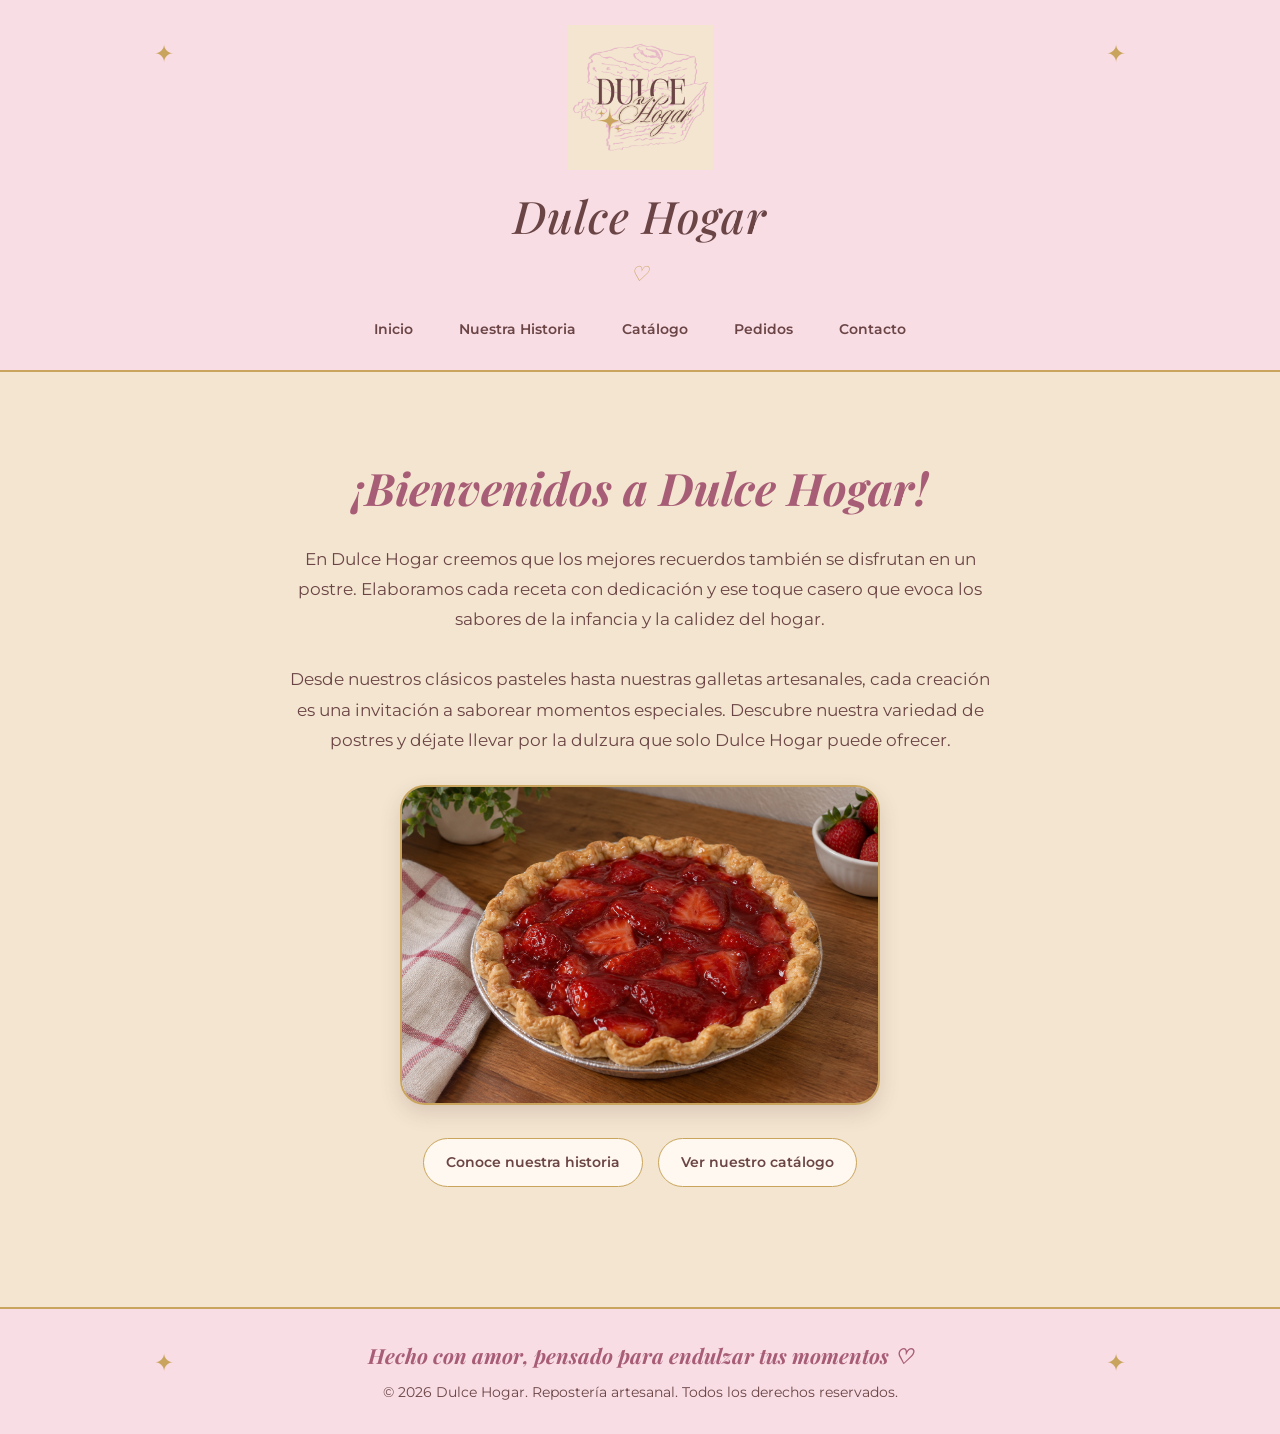
<file: front-end/index.html>
<!DOCTYPE html>
<html lang="es">
<head>
    <meta charset="UTF-8">
    <meta name="viewport" content="width=device-width, initial-scale=1.0">
    <title>Dulce Hogar</title>

    <link rel="preconnect" href="https://fonts.googleapis.com">
    <link rel="preconnect" href="https://fonts.gstatic.com" crossorigin>

<link href="https://fonts.googleapis.com/css2?family=Montserrat:wght@400;500;600&family=Playfair+Display:wght@500;600;700&display=swap" rel="stylesheet">
    <link rel="stylesheet" href="style.css">
</head>
<body>
<header>
    <img src="assets/logo.png" alt="Logo de Dulce Hogar">
    <h1>Dulce Hogar</h1>
    <nav>
        <a href="index.html">Inicio</a>
        <a href="historia.html">Nuestra Historia</a>
        <a href="catalogo.html">Catálogo</a>
        <a href="pedidos.html">Pedidos</a>
        <a href="contacto.html">Contacto</a>
    </nav>
</header>
<main>
<section id="inicio">
    <div class="hero-contenido">
        <div class="hero-texto">
            <h2>¡Bienvenidos a Dulce Hogar!</h2>

            <p>
                En Dulce Hogar creemos que los mejores recuerdos también
                se disfrutan en un postre. Elaboramos cada receta con
                dedicación y ese toque casero que evoca los sabores de
                la infancia y la calidez del hogar.
            </p>
            <p>
                Desde nuestros clásicos pasteles hasta nuestras galletas artesanales, cada creación es una invitación a saborear momentos especiales. Descubre nuestra variedad de postres y déjate llevar por la dulzura que solo Dulce Hogar puede ofrecer.
            </p>

        <div class="hero-imagen">
            <img src="assets/postre.png" alt="Postre artesanal de Dulce Hogar">
        </div>

            <div class="hero-botones">
                <a href="historia.html">Conoce nuestra historia</a>
                <a href="catalogo.html">Ver nuestro catálogo</a>
            </div>
        </div>
    </div>
</section>
</main>
<footer>
    <h4>Hecho con amor, pensado para endulzar tus momentos ♡</h4>
    <p>&copy; 2026 Dulce Hogar. Repostería  artesanal. Todos los derechos reservados.</p>
</footer>
<script src="script.js"></script>
</body>
</html>
</file>
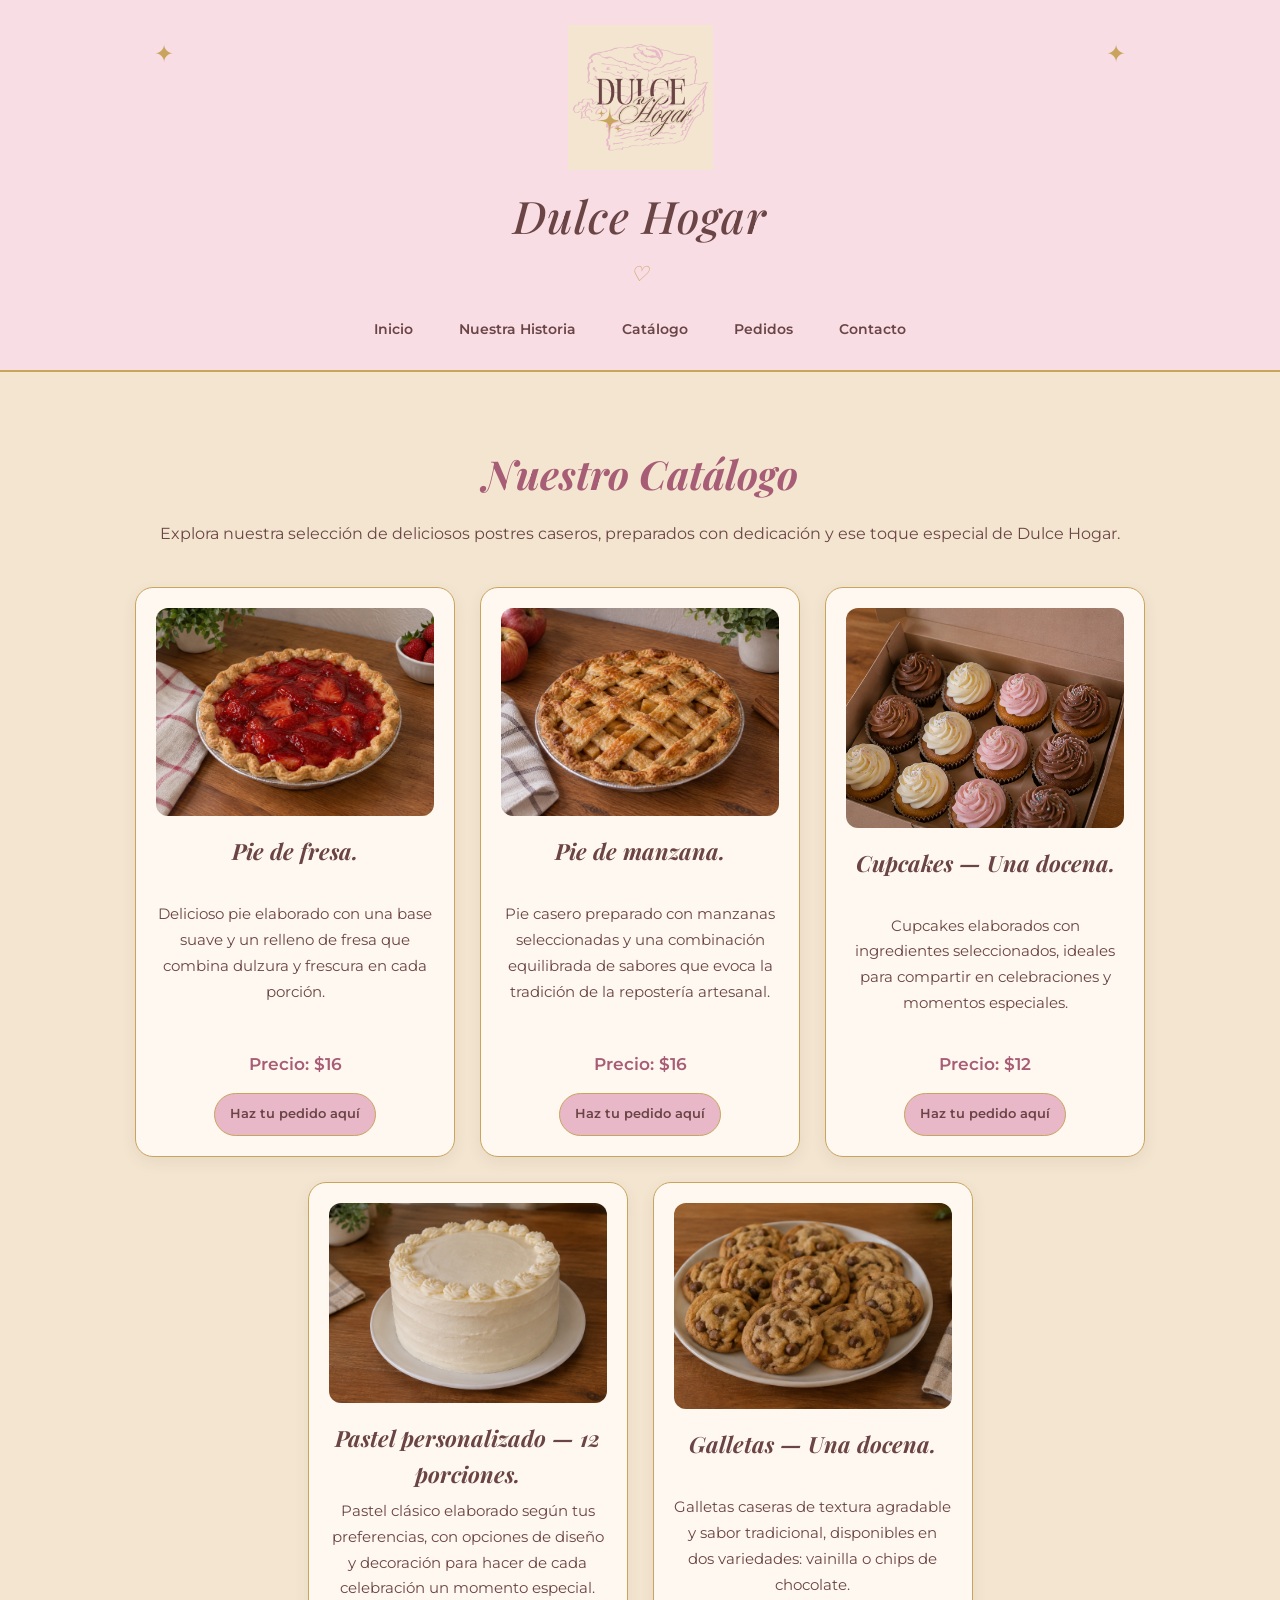
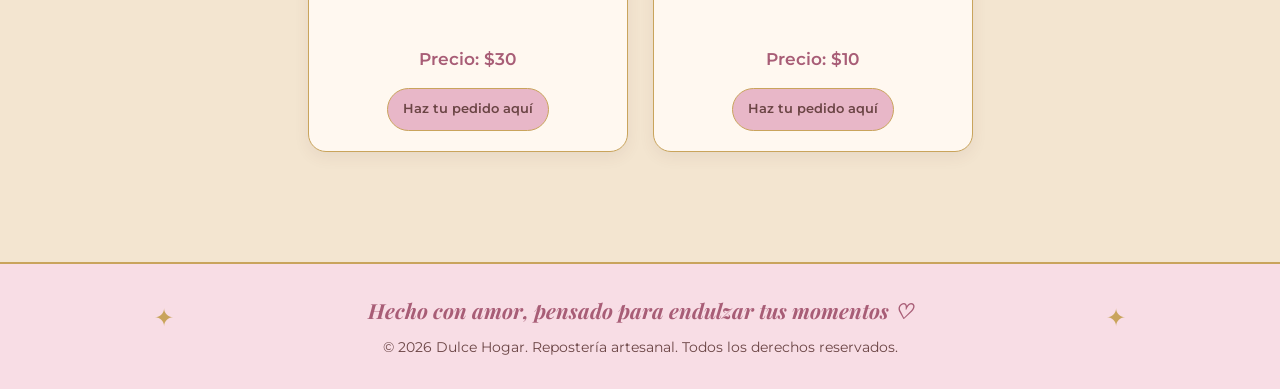
<file: front-end/catalogo.html>
<!DOCTYPE html>
<html lang="es">
<head>
    <meta charset="UTF-8">
    <meta name="viewport" content="width=device-width, initial-scale=1.0">
    <title>Catálogo - Dulce Hogar</title>

    <link rel="preconnect" href="https://fonts.googleapis.com">
    <link rel="preconnect" href="https://fonts.gstatic.com" crossorigin>

<link href="https://fonts.googleapis.com/css2?family=Montserrat:wght@400;500;600&family=Playfair+Display:wght@500;600;700&display=swap" rel="stylesheet">
    <link rel="stylesheet" href="style.css">
</head>
<body>
    <header>
    <img src="assets/logo.png" alt="Logo de Dulce Hogar">
    <h1>Dulce Hogar</h1>
    <nav>
        <a href="index.html">Inicio</a>
        <a href="historia.html">Nuestra Historia</a>
        <a href="catalogo.html">Catálogo</a>
        <a href="pedidos.html">Pedidos</a>
        <a href="contacto.html">Contacto</a>
    </nav>
</header>
    <main>
    <section id="catalogo">
        <h2>Nuestro Catálogo</h2>
        <p>Explora nuestra selección de deliciosos postres caseros, preparados con dedicación y ese toque especial de Dulce Hogar.</p>
    <div class="productos">

                <article class="producto">
                    <img src="assets/piedefresa.png" alt="Pie de fresa.">
                    <h3>Pie de fresa.</h3>
                    <p>
                        Delicioso pie elaborado con una base suave y un
                        relleno de fresa que combina dulzura y frescura
                        en cada porción.
                    </p>
                    <p class="precio">Precio: $16</p>
                    <a href="pedidos.html" class="boton-pedido">
                        Haz tu pedido aquí
                    </a>
                </article>

                <article class="producto">
                    <img src="assets/piedemanzana.png" alt="Pie de manzana.">
                    <h3>Pie de manzana.</h3>
                    <p>
                        Pie casero preparado con manzanas seleccionadas y
                        una combinación equilibrada de sabores que evoca
                        la tradición de la repostería artesanal.
                    </p>
                    <p class="precio">Precio: $16</p>
                    <a href="pedidos.html" class="boton-pedido">
                        Haz tu pedido aquí
                    </a>
                </article>

                <article class="producto">
                    <img src="assets/cupcakes.png" alt="Una docena de cupcakes">
                    <h3>Cupcakes — Una docena.</h3>
                    <p>
                        Cupcakes elaborados con ingredientes seleccionados, ideales para compartir
                        en celebraciones y momentos especiales.
                    </p>
                    <p class="precio">Precio: $12</p>
                    <a href="pedidos.html" class="boton-pedido">
                        Haz tu pedido aquí
                    </a>
                </article>

                <article class="producto">
                    <img src="assets/pastel.png" alt="Pastel personalizado de 12 porciones">
                    <h3>Pastel personalizado — 12 porciones.</h3>
                    <p>
                        Pastel clásico elaborado según tus preferencias, con
                        opciones de diseño y decoración para hacer de cada celebración un
                        momento especial.
                    </p>
                    <p class="precio">Precio: $30</p>
                    <a href="pedidos.html" class="boton-pedido">
                        Haz tu pedido aquí
                    </a>
                </article>

                <article class="producto">
                    <img src="assets/galletas.png" alt="Una docena de galletas">
                    <h3>Galletas — Una docena.</h3>
                    <p>
                        Galletas caseras de textura agradable y sabor
                        tradicional, disponibles en dos variedades:
                        vainilla o chips de chocolate.
                    </p>
                    <p class="precio">Precio: $10</p>
                    <a href="pedidos.html" class="boton-pedido">
                        Haz tu pedido aquí
                    </a>
                </article>

    </div>
    </section>
</main>
<footer>
    <h4>Hecho con amor, pensado para endulzar tus momentos ♡</h4>
    <p>&copy; 2026 Dulce Hogar. Repostería  artesanal. Todos los derechos reservados.</p>
</footer>
<script src="script.js"></script>
</body>
</html>
</file>
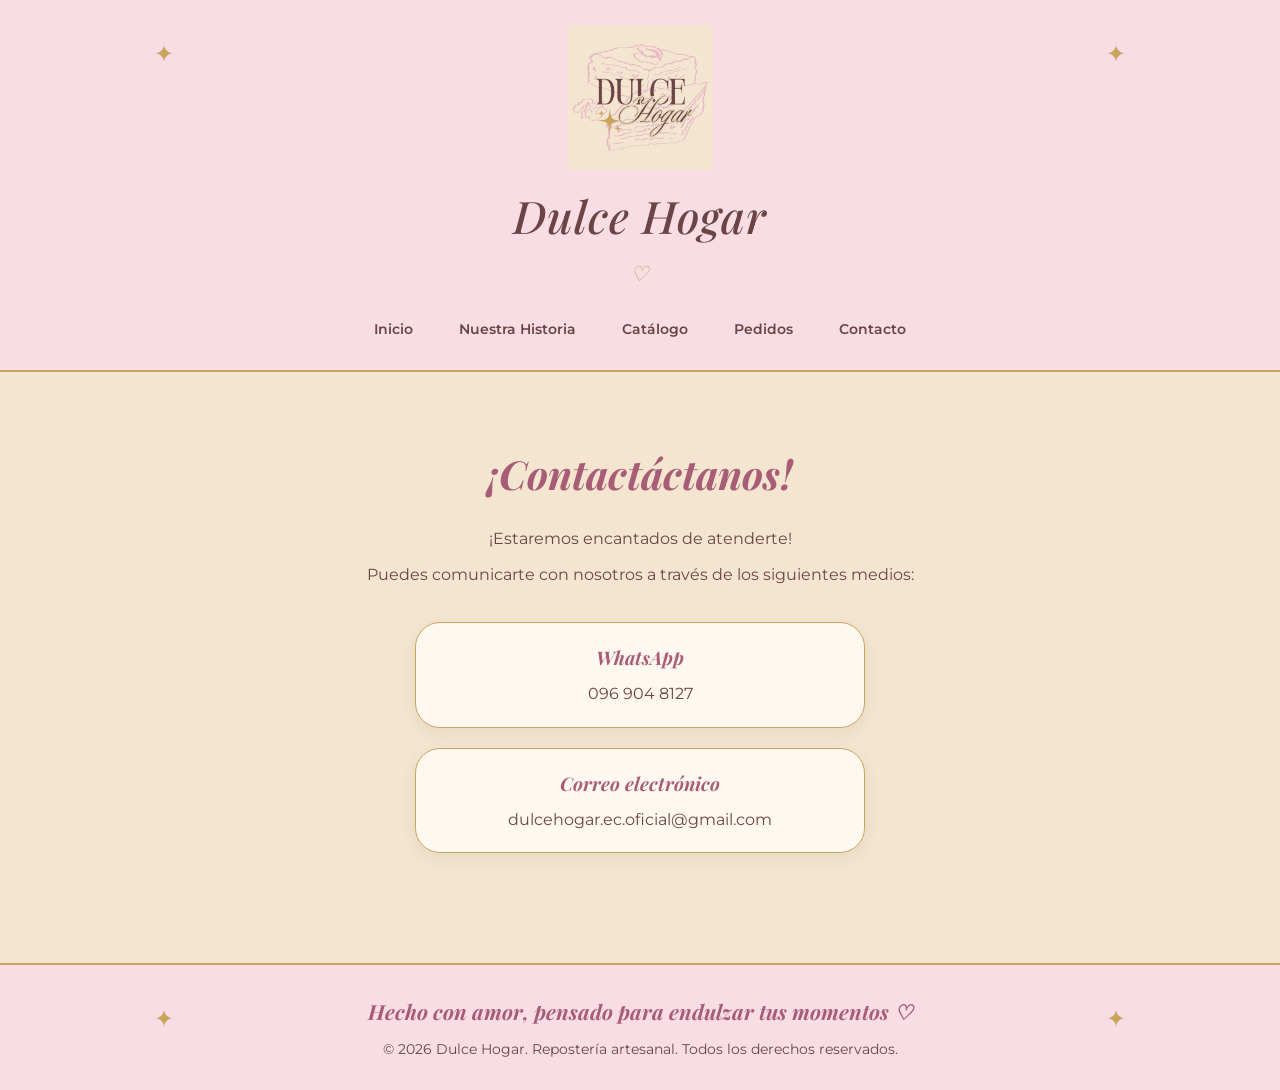
<file: front-end/contacto.html>
<!DOCTYPE html>
<html lang="es">
<head>
    <meta charset="UTF-8">
    <meta name="viewport" content="width=device-width, initial-scale=1.0">
    <title>Contacto - Dulce Hogar</title>

    <link rel="preconnect" href="https://fonts.googleapis.com">
    <link rel="preconnect" href="https://fonts.gstatic.com" crossorigin>

<link href="https://fonts.googleapis.com/css2?family=Montserrat:wght@400;500;600&family=Playfair+Display:wght@500;600;700&display=swap" rel="stylesheet">
    <link rel="stylesheet" href="style.css">
</head>
<body>
    <header>
    <img src="assets/logo.png" alt="Logo de Dulce Hogar">
    <h1>Dulce Hogar</h1>
    <nav>
        <a href="index.html">Inicio</a>
        <a href="historia.html">Nuestra Historia</a>
        <a href="catalogo.html">Catálogo</a>
        <a href="pedidos.html">Pedidos</a>
        <a href="contacto.html">Contacto</a>
    </nav>
</header>
    <main>
    <section id="contacto">
        <h2>¡Contactáctanos!</h2>
            <p>¡Estaremos encantados de atenderte!</p>
            <p>Puedes comunicarte con nosotros a través de los siguientes medios:</p>


            <div class="datos-contacto">
                <a href="https://wa.me/593969048127" class="caja-contacto" target="_blank">
                    <h3>WhatsApp</h3>
                    <p>096 904 8127</p>
                </a>
                
                <a href="mailto:dulcehogar.ec.oficial@gmail.com" class="caja-contacto">
                    <h3>Correo electrónico</h3>
                    <p>dulcehogar.ec.oficial@gmail.com</p>
                </a>
            </div>
    </section>
    </main>
<footer>
    <h4>Hecho con amor, pensado para endulzar tus momentos ♡</h4>
    <p>&copy; 2026 Dulce Hogar. Repostería  artesanal. Todos los derechos reservados.</p>
</footer>
<script src="script.js"></script>
</body>
</html>
</file>
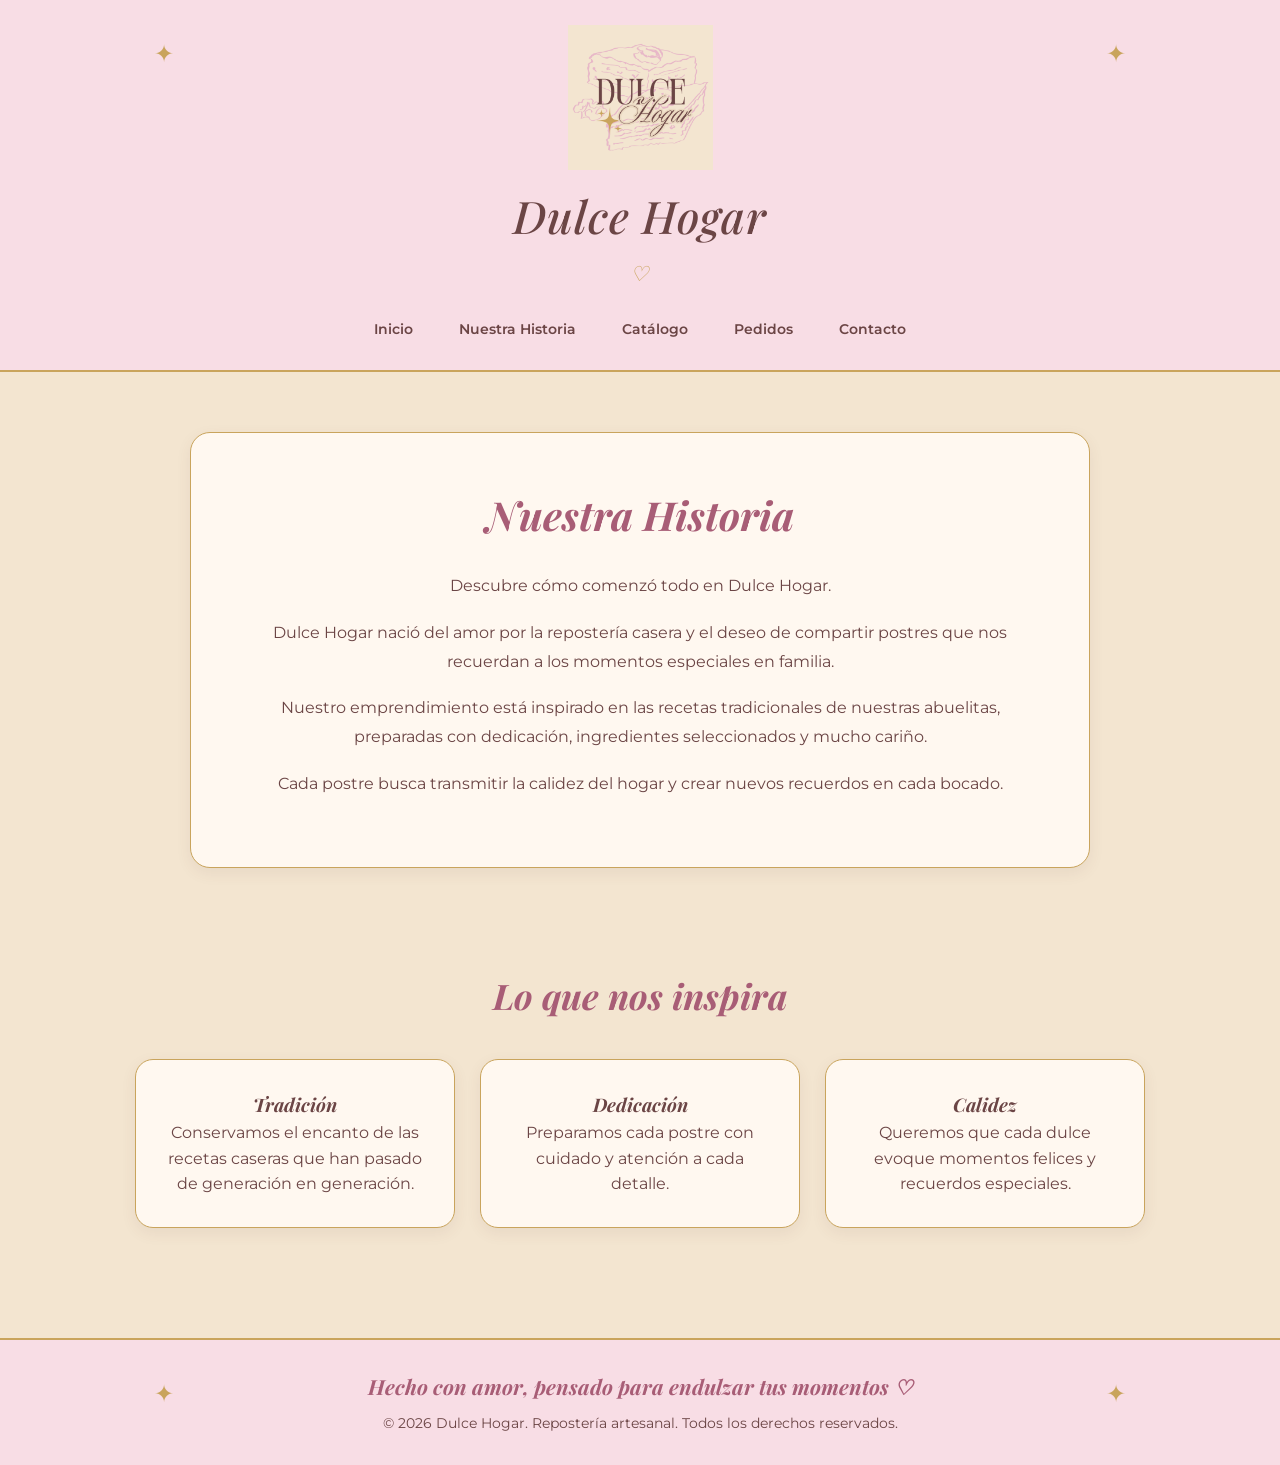
<file: front-end/historia.html>
<!DOCTYPE html>
<html lang="es">
<head>
    <meta charset="UTF-8">
    <meta name="viewport" content="width=device-width, initial-scale=1.0">
    <title>Nuestra Historia - Dulce Hogar</title>

    <link rel="preconnect" href="https://fonts.googleapis.com">
    <link rel="preconnect" href="https://fonts.gstatic.com" crossorigin>

<link href="https://fonts.googleapis.com/css2?family=Montserrat:wght@400;500;600&family=Playfair+Display:wght@500;600;700&display=swap" rel="stylesheet">
    <link rel="stylesheet" href="style.css">
</head>
<body>
    <header>
    <img src="assets/logo.png" alt="Logo de Dulce Hogar">
    <h1>Dulce Hogar</h1>
    <nav>
        <a href="index.html">Inicio</a>
        <a href="historia.html">Nuestra Historia</a>
        <a href="catalogo.html">Catálogo</a>
        <a href="pedidos.html">Pedidos</a>
        <a href="contacto.html">Contacto</a>
    </nav>
</header>
    <main>
    <section id="historia">
        <h2>Nuestra Historia</h2>
        <p>Descubre cómo comenzó todo en Dulce Hogar.</p>
            <p>
                Dulce Hogar nació del amor por la repostería casera y el deseo
                de compartir postres que nos recuerdan a los momentos
                especiales en familia.
            </p>

            <p>
                Nuestro emprendimiento está inspirado en las recetas
                tradicionales de nuestras abuelitas, preparadas con
                dedicación, ingredientes seleccionados y mucho cariño.
            </p>

            <p>
                Cada postre busca transmitir la calidez del hogar y crear
                nuevos recuerdos en cada bocado.
            </p>
    </section>
    <section id="inspiracion">
    <h2>Lo que nos inspira</h2>

    <div class="inspiracion-contenido">
        <article>
            <h3>Tradición</h3>
            <p>
                Conservamos el encanto de las recetas caseras
                que han pasado de generación en generación.
            </p>
        </article>

        <article>
            <h3>Dedicación</h3>
            <p>
                Preparamos cada postre con cuidado y atención
                a cada detalle.
            </p>
        </article>

        <article>
            <h3>Calidez</h3>
            <p>
                Queremos que cada dulce evoque momentos felices
                y recuerdos especiales.
            </p>
        </article>
    </div>
</section>
    </main>
<footer>
    <h4>Hecho con amor, pensado para endulzar tus momentos ♡</h4>
    <p>&copy; 2026 Dulce Hogar. Repostería  artesanal. Todos los derechos reservados.</p>
</footer>
<script src="script.js"></script>
</body>
</html>
</file>
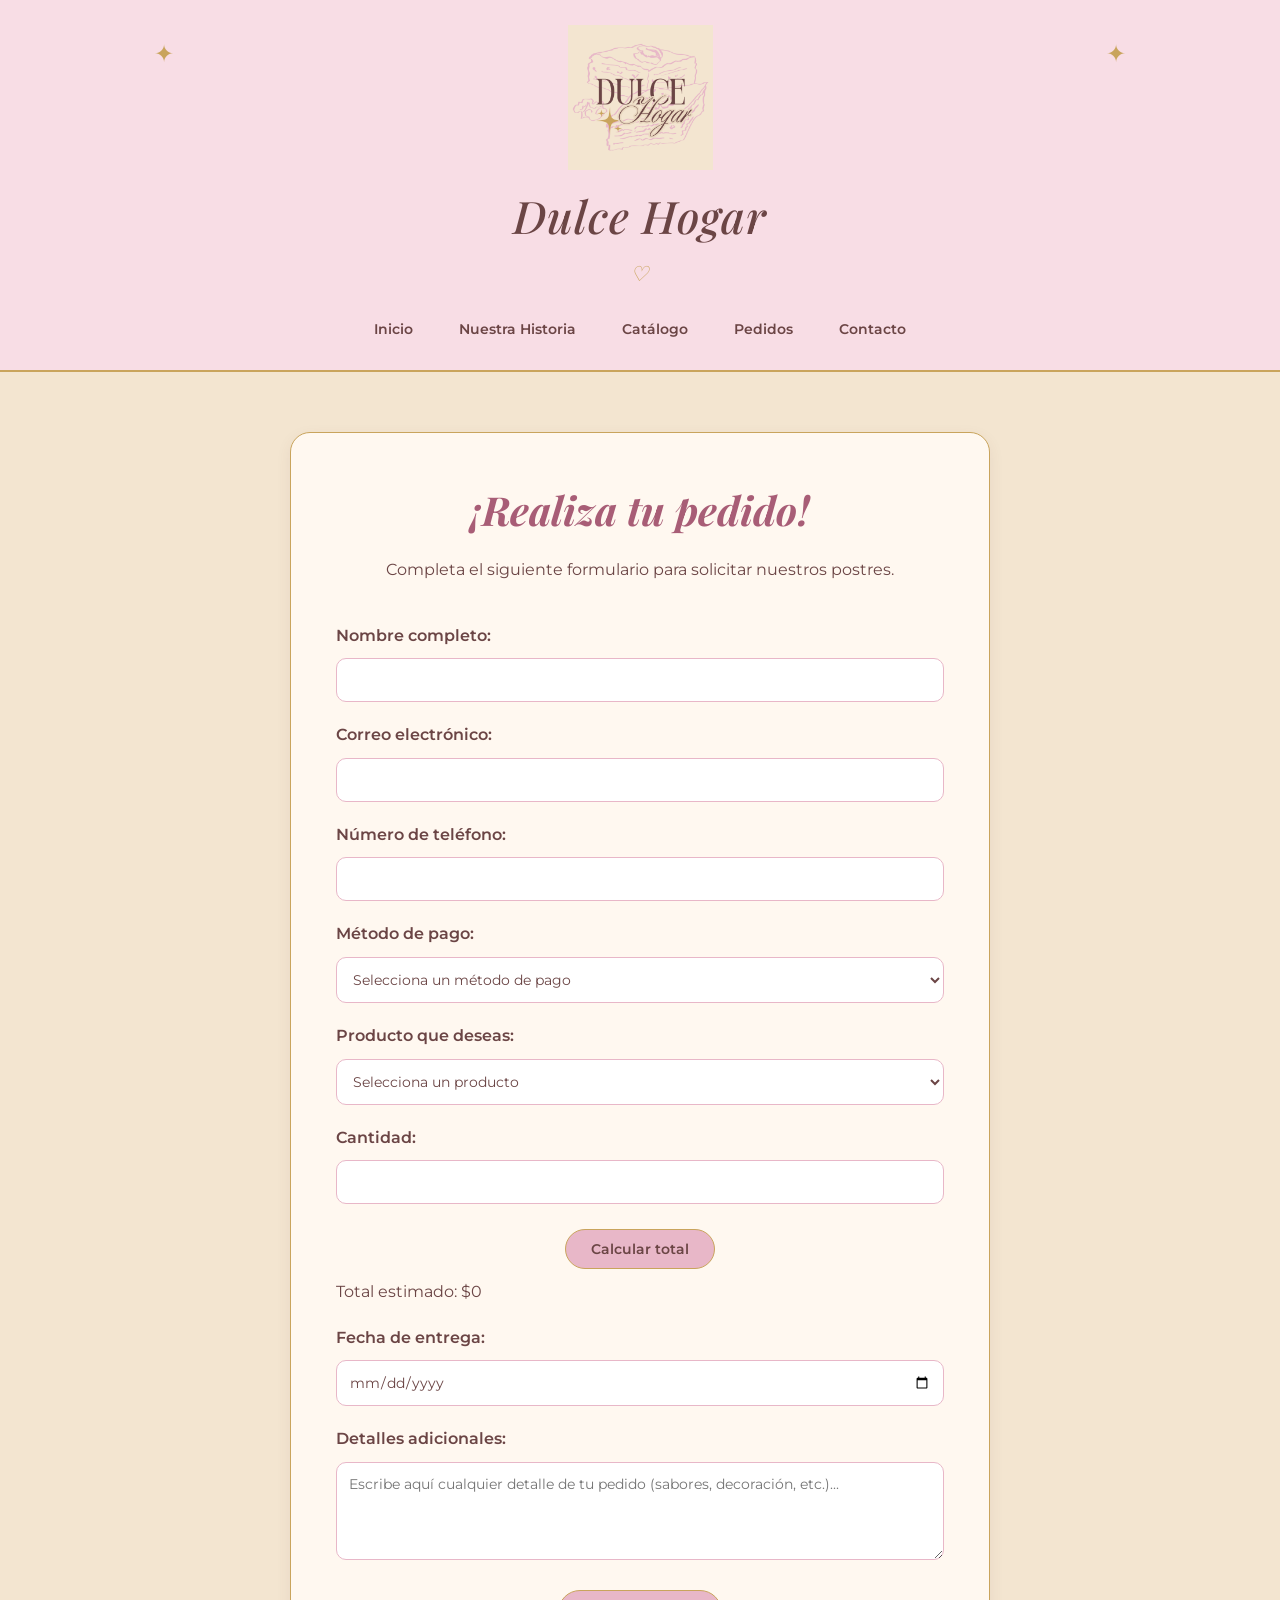
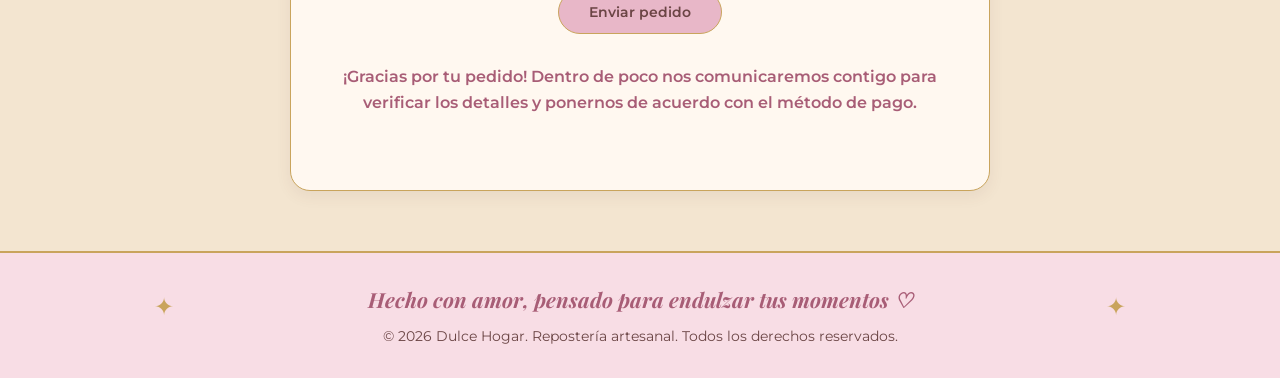
<file: front-end/pedidos.html>
<!DOCTYPE html>
<html lang="es">
<head>
    <meta charset="UTF-8">
    <meta name="viewport" content="width=device-width, initial-scale=1.0">
    <title>Pedidos - Dulce Hogar</title>

    <link rel="preconnect" href="https://fonts.googleapis.com">
    <link rel="preconnect" href="https://fonts.gstatic.com" crossorigin>

<link href="https://fonts.googleapis.com/css2?family=Montserrat:wght@400;500;600&family=Playfair+Display:wght@500;600;700&display=swap" rel="stylesheet">
    <link rel="stylesheet" href="style.css">
</head>
<body>
    <header>
    <img src="assets/logo.png" alt="Logo de Dulce Hogar">
    <h1>Dulce Hogar</h1>
    <nav>
        <a href="index.html">Inicio</a>
        <a href="historia.html">Nuestra Historia</a>
        <a href="catalogo.html">Catálogo</a>
        <a href="pedidos.html">Pedidos</a>
        <a href="contacto.html">Contacto</a>
    </nav>
</header>
    <main>
    <section id="pedidos">
            <h2>¡Realiza tu pedido!</h2>

            <p>Completa el siguiente formulario para solicitar nuestros postres.</p>

            <form>
             <label for="nombre">Nombre completo:</label>
             <input type="text" id="nombre" name="nombre" required>

             <label for="correo">Correo electrónico:</label>
             <input type="email" id="correo" name="correo" required>

             <label for="telefono">Número de teléfono:</label>
             <input type="tel" id="telefono" name="telefono" required>

             <label for="pago">Método de pago:</label>
             <select id="pago" name="pago" required>
                <option value="">Selecciona un método de pago</option>
                <option value="efectivo">Efectivo</option>
                <option value="transferencia">Transferencia bancaria</option>
            </select>
             
             <label for="producto">Producto que deseas:</label>
             <select id="producto" name="producto" required>
                <option value="">Selecciona un producto</option>
                <option value="pie-fresa">Pie de fresa</option>
                <option value="pie-manzana">Pie de manzana</option>
                <option value="cupcakes">Cupcakes</option>
                <option value="pastel">Pastel personalizado</option>
                <option value="galletas">Galletas</option>
            </select>
            <div id="opciones-galletas" style="display: none;">
                <label for="sabor-galletas">Sabor de las galletas:</label>
                <select id="sabor-galletas" name="sabor-galletas">
                    <option value="">Selecciona un sabor</option>
                    <option value="chips">Chips de chocolate</option>
                    <option value="vainilla">Vainilla</option>
                </select>
            </div>

            <label for="cantidad">Cantidad:</label>
            <input type="number" id="cantidad" name="cantidad" min="1" required>
            <button type="button" id="calcular-total">Calcular total</button>
            <p id="resultado-total">Total estimado: $0</p>
            
            <label for="fecha">Fecha de entrega:</label>
            <input type="date" id="fecha" name="fecha" required>
            <label for="detalles">Detalles adicionales:</label>
            <textarea id="detalles" name="detalles" rows="4" placeholder="Escribe aquí cualquier detalle de tu pedido (sabores, decoración, etc.)..."></textarea>
            
            <button type="submit" class="boton-enviar">Enviar pedido</button>
            </form>
    
        <p class="mensaje-pedido">
            ¡Gracias por tu pedido! Dentro de poco nos comunicaremos contigo
            para verificar los detalles y ponernos de acuerdo con el método de pago.
        </p>
    </section>
    </main>
<footer>
    <h4>Hecho con amor, pensado para endulzar tus momentos ♡</h4>
    <p>&copy; 2026 Dulce Hogar. Repostería  artesanal. Todos los derechos reservados.</p>
</footer>
<script src="script.js"></script>
</body>
</html>
</file>
<file: front-end/style.css>
/* Estilos generales.*/

* {
    margin: 0;
    padding: 0;
    box-sizing: border-box;
}

body {
    background-color: #F3E5D0;
    color: #6B4545;
    font-family: "Montserrat", sans-serif;
    line-height: 1.6;
}

h1,
h2,
h3,
h4 {
    font-family: "Playfair Display", serif;
    font-style: italic;
}

/* Encabezado*/

header {
    background-color: #F8DDE5;
    padding: 25px 40px 18px;
    text-align: center;
    border-bottom: 2px solid #C9A45C;
    position: relative;
}

/* Detalles decorativos del encabezado */

header::before,
header::after {
    content: "✦";
    position: absolute;
    top: 35px;
    color: #C9A45C;
    font-size: 1.5rem;
}

header::before {
    left: 12%;
}

header::after {
    right: 12%;
}

/* Logo */

header img {
    width: 145px;
    height: auto;
    display: block;
    margin: 0 auto 10px;
    transition: transform 0.3s ease;
}

header img:hover {
    transform: scale(1.05);
}

/* Nombre del emprendimiento */

header h1 {
    color: #6B4545;
    font-family: "Playfair Display", serif;
    font-size: 2.8rem;
    font-weight: 500;
    font-style: italic;
    letter-spacing: 1px;
    margin-bottom: 18px;
}

/* Línea decorativa */

header h1::after {
    content: "♡";
    display: block;
    color: #C9A45C;
    font-size: 1.3rem;
    margin-top: 4px;
}

/* Menú de navegación */

nav {
    display: flex;
    justify-content: center;
    align-items: center;
    gap: 12px;
    flex-wrap: wrap;
    margin-top: 15px;
}

nav a {
    color: #6B4545;
    text-decoration: none;
    font-family: "Montserrat", sans-serif;
    font-size: 0.9rem;
    font-weight: 600;
    padding: 10px 16px;
    border: 1px solid transparent;
    border-radius: 25px;
    transition: all 0.3s ease;
}

nav a:hover {
    color: #A85D76;
    background-color: #FFF8F0;
    border-color: #C9A45C;
    transform: translateY(-2px);
    box-shadow:
        0 0 10px rgba(201, 164, 92, 0.5),
        0 0 22px rgba(201, 164, 92, 0.3);
}

/* Inicio */

#inicio {
    text-align: center;
    padding: 80px 20px;
    background-color: #F3E5D0;
    position: relative;
}

/* Título de bienvenida */

#inicio h2 {
    color: #A85D76;
    font-family: "Playfair Display", serif;
    font-size: 2.8rem;
    margin-bottom: 20px;
}

/* Texto de bienvenida */

#inicio p {
    max-width: 700px;
    margin: 0 auto 30px;
    font-size: 1.05rem;
    line-height: 1.8;
}

/* Botón del catálogo */

#inicio a {
    display: inline-block;
    padding: 12px 28px;
    background-color: #FFF8F0;
    color: #6B4545;
    border: 1px solid #C9A45C;
    border-radius: 25px;
    text-decoration: none;
    font-weight: 600;
    transition: all 0.3s ease;
}

/* Efecto al pasar el cursor */

#inicio a:hover {
    background-color: #FFF8F0;
    color: #A85D76;
    border-color: #C9A45C;
    transform: translateY(-3px);
    box-shadow: 0 4px 12px rgba(201, 164, 92, 0.2);
}

/* Imagen del hero */

.hero-imagen {
    text-align: center;
    margin: 25px 0;
}

.hero-imagen img {
    width: 100%;
    max-width: 480px;
    height: 320px;
    object-fit: cover;
    border-radius: 25px;
    border: 2px solid #C9A45C;
    box-shadow: 0 8px 20px rgba(107, 69, 69, 0.18);
    transition: transform 0.3s ease, box-shadow 0.3s ease;
}

.hero-imagen img:hover {
    transform: scale(1.02);
    box-shadow: 0 10px 25px rgba(201, 164, 92, 0.35);
}

.hero-botones {
    display: flex;
    justify-content: center;
    gap: 15px;
    flex-wrap: wrap;
    margin-top: 25px;
}

/* Historia*/

#historia {
    max-width: 900px;
    margin: 60px auto;
    padding: 50px;
    background-color: #FFF8F0;
    border: 1px solid #C9A45C;
    border-radius: 20px;
    box-shadow: 0 5px 15px rgba(107, 69, 69, 0.08);
    text-align: center;

    animation: aparecer 1s ease-out;
    transition: box-shadow 0.3s ease, transform 0.3s ease;
}

#historia:hover {
    transform: translateY(-4px);
    box-shadow:
        0 0 12px rgba(201, 164, 92, 0.4),
        0 0 25px rgba(201, 164, 92, 0.25);
}

/* Título */

#historia h2 {
    color: #A85D76;
    font-family: "Playfair Display", serif;
    font-size: 2.5rem;
    margin-bottom: 25px;
}

/* Párrafos */

#historia p {
    color: #6B4545;
    line-height: 1.8;
    margin-bottom: 18px;
}

/* Animación de entrada */

@keyframes aparecer {
    from {
        opacity: 0;
        transform: translateY(30px);
    }

    to {
        opacity: 1;
        transform: translateY(0);
    }
}

/* Lo que nos inspira */

#inspiracion {
    text-align: center;
    padding: 40px 20px 70px;
}

#inspiracion h2 {
    color: #A85D76;
    font-family: "Playfair Display", serif;
    font-size: 2.2rem;
    margin-bottom: 35px;
}

.inspiracion-contenido {
    max-width: 1100px;
    margin: 0 auto;
    display: flex;
    justify-content: center;
    gap: 25px;
    flex-wrap: wrap;
}

.inspiracion-contenido article {
    flex: 1;
    min-width: 220px;
    max-width: 320px;
    padding: 30px 25px;
    background-color: #FFF8F0;
    border: 1px solid #C9A45C;
    border-radius: 18px;
    box-shadow: 0 5px 15px rgba(107, 69, 69, 0.08);
    transition: transform 0.3s ease, box-shadow 0.3s ease;
}

.inspiracion-contenido article:hover {
    transform: translateY(-6px);
    box-shadow:
        0 0 10px rgba(201, 164, 92, 0.35),
        0 0 22px rgba(201, 164, 92, 0.25);
}

/* Catálogo */

#catalogo {
    text-align: center;
    padding: 70px 20px;
}

#catalogo h2 {
    color: #A85D76;
    font-family: "Playfair Display", serif;
    font-size: 2.5rem;
    margin-bottom: 15px;
}

#catalogo > p {
    margin-bottom: 40px;
    color: #6B4545;
}

/* Contenedor de productos */

.productos {
    max-width: 1200px;
    margin: 0 auto;
    display: flex;
    justify-content: center;
    align-items: stretch;
    gap: 25px;
    flex-wrap: wrap;
}

/* Tarjetas de productos */

.producto {
    flex: 0 0 320px;
    width: 320px;
    height: 570px;
    padding: 20px;
    background-color: #FFF8F0;
    border: 1px solid #C9A45C;
    border-radius: 18px;
    box-shadow: 0 5px 15px rgba(107, 69, 69, 0.08);

    display: flex;
    flex-direction: column;

    transition: transform 0.3s ease;
}

/* Imágenes */

.producto img {
    width: 100%;
    height: 220px;
    object-fit: cover;
    border-radius: 12px;
    margin-bottom: 18px;
}

/* Nombre del producto */

.producto h3 {
    min-height: 55px;
    margin-bottom: 12px;
}

/* Espacio uniforme para las descripciones */

.producto > p:not(.precio) {
    height: 125px;
    margin-bottom: 15px;
}

/* Precio */

.producto .precio {
    margin-top: 0;
    margin-bottom: 15px;
}

/* Botón */

.producto .boton-pedido {
    align-self: center;
    margin-top: 0;
}

.producto:hover {
    transform: translateY(-5px);
}

/* Imágenes */

.producto img {
    width: 100%;
    height: 220px;
    object-fit: cover;
    border-radius: 12px;
    margin-bottom: 18px;
}

/* Nombres */

.producto h3 {
    color: #6B4545;
    font-family: "Playfair Display", serif;
    font-size: 1.4rem;
    margin-bottom: 12px;
}

/* Descripciones */

.producto p {
    color: #6B4545;
    font-size: 0.95rem;
    line-height: 1.7;
}

/* Precios */

.producto .precio {
    color: #A85D76;
    font-weight: 600;
    font-size: 1.05rem;
    margin-top: 18px;
}

/* Botones de pedido */

.producto .boton-pedido {
    display: inline-block;
    align-self: center;
    margin-top: auto;
    margin-bottom: 0;
    padding: 10px 15px;
    background-color: #E8B7C8;
    color: #6B4545;
    border: 1px solid #C9A45C;
    border-radius: 25px;
    text-decoration: none;
    font-family: "Montserrat", sans-serif;
    font-size: 0.8rem;
    font-weight: 600;
    text-align: center;
    transition: transform 0.3s ease, box-shadow 0.3s ease;
}

.producto .boton-pedido:hover {
    transform: translateY(-3px);
    box-shadow:
        0 0 10px rgba(201, 164, 92, 0.4),
        0 0 20px rgba(201, 164, 92, 0.25);
}

/* Formulario pedido */

#pedidos {
    max-width: 700px;
    margin: 60px auto;
    padding: 45px;
    background-color: #FFF8F0;
    border: 1px solid #C9A45C;
    border-radius: 20px;
    box-shadow: 0 5px 15px rgba(107, 69, 69, 0.08);
    text-align: center;
}

#pedidos h2 {
    color: #A85D76;
    font-family: "Playfair Display", serif;
    font-size: 2.5rem;
    margin-bottom: 15px;
}

#pedidos > p {
    margin-bottom: 30px;
}

#pedidos form {
    display: flex;
    flex-direction: column;
    gap: 10px;
    text-align: left;
}

#pedidos label {
    font-weight: 600;
    margin-top: 10px;
}

#pedidos input,
#pedidos select,
#pedidos textarea {
    width: 100%;
    padding: 12px;
    border: 1px solid #E8B7C8;
    border-radius: 10px;
    background-color: #FFFFFF;
    color: #6B4545;
    font-family: "Montserrat", sans-serif;
    font-size: 0.9rem;
}

#pedidos input:focus,
#pedidos select:focus,
#pedidos textarea:focus {
    outline: none;
    border-color: #C9A45C;
}

.mensaje-pedido {
    margin-top: 30px;
    color: #A85D76;
    font-weight: 600;
    text-align: center;
}

.boton-enviar {
    align-self: center;
    margin-top: 20px;
    padding: 12px 30px;
    background-color: #E8B7C8;
    color: #6B4545;
    border: 1px solid #C9A45C;
    border-radius: 25px;
    font-family: "Montserrat", sans-serif;
    font-size: 0.9rem;
    font-weight: 600;
    cursor: pointer;
    transition: transform 0.3s ease, box-shadow 0.3s ease;
}

.boton-enviar:hover {
    transform: translateY(-3px);
    box-shadow:
        0 0 10px rgba(201, 164, 92, 0.5),
        0 0 22px rgba(201, 164, 92, 0.3);
}

/* botón de calcular total */
#calcular-total {
    align-self: center;
    margin-top: 15px;
    padding: 10px 25px;
    background-color: #E8B7C8;
    color: #6B4545;
    border: 1px solid #C9A45C;
    border-radius: 25px;
    font-family: "Montserrat", sans-serif;
    font-size: 0.9rem;
    font-weight: 600;
    cursor: pointer;
    transition: transform 0.3s ease;
}

#calcular-total:hover {
    transform: translateY(-3px);
}

/* Footer */

footer {
    background-color: #F8DDE5;
    color: #6B4545;
    text-align: center;
    padding: 30px 20px;
    margin-top: 40px;
    border-top: 2px solid #C9A45C;
}

footer h4 {
    font-family: "Playfair Display", serif;
    font-size: 1.3rem;
    color: #A85D76;
    margin-bottom: 10px;
}

footer p {
    font-size: 0.85rem;
    margin: 0;
}

footer {
    position: relative;
}

footer::before,
footer::after {
    content: "✦";
    position: absolute;
    top: 35px;
    color: #C9A45C;
    font-size: 1.5rem;
}

footer::before {
    left: 12%;
}

footer::after {
    right: 12%;
}

/* Contacto */

#contacto {
    padding: 70px 20px;
    text-align: center;
}

#contacto h2 {
    color: #A85D76;
    font-family: "Playfair Display", serif;
    font-size: 2.5rem;
    margin-bottom: 20px;
}

#contacto > p {
    margin-bottom: 10px;
    color: #6B4545;
}

.datos-contacto {
    display: flex;
    flex-direction: column;
    align-items: center;
    gap: 20px;
    margin-top: 35px;
}

.caja-contacto {
    width: 100%;
    max-width: 450px;
    padding: 20px 30px;
    background-color: #FFF8F0;
    border: 1px solid #C9A45C;
    border-radius: 25px;
    box-shadow: 0 5px 15px rgba(107, 69, 69, 0.08);
    text-decoration: none;
    transition: transform 0.3s ease;
}

.caja-contacto:hover {
    transform: translateY(-5px);
}

.caja-contacto h3 {
    color: #A85D76;
    font-family: "Playfair Display", serif;
    margin-bottom: 8px;
}

.caja-contacto p {
    color: #6B4545;
    margin: 0;
    overflow-wrap: anywhere;
}

.caja-contacto:hover {
    transform: translateY(-5px);
    box-shadow:
        0 0 12px rgba(201, 164, 92, 0.5),
        0 0 25px rgba(201, 164, 92, 0.3);
}

/* Botones de Inicio */

.hero-botones {
    display: flex !important;
    justify-content: center !important;
    align-items: center !important;
    gap: 15px !important;
    flex-wrap: wrap !important;
    margin-top: 25px !important;
}

.hero-botones a {
    display: inline-block !important;
    padding: 12px 22px !important;
    background-color: #FFF8F0 !important;
    color: #6B4545 !important;
    border: 1px solid #C9A45C !important;
    border-radius: 25px !important;
    text-decoration: none !important;
    font-family: "Montserrat", sans-serif !important;
    font-size: 0.9rem !important;
    font-weight: 600 !important;
    transition: transform 0.3s ease, box-shadow 0.3s ease !important;
}

.hero-botones a:hover {
    transform: translateY(-3px) !important;
    box-shadow:
        0 0 10px rgba(201, 164, 92, 0.5),
        0 0 22px rgba(201, 164, 92, 0.3) !important;
}
</file>
